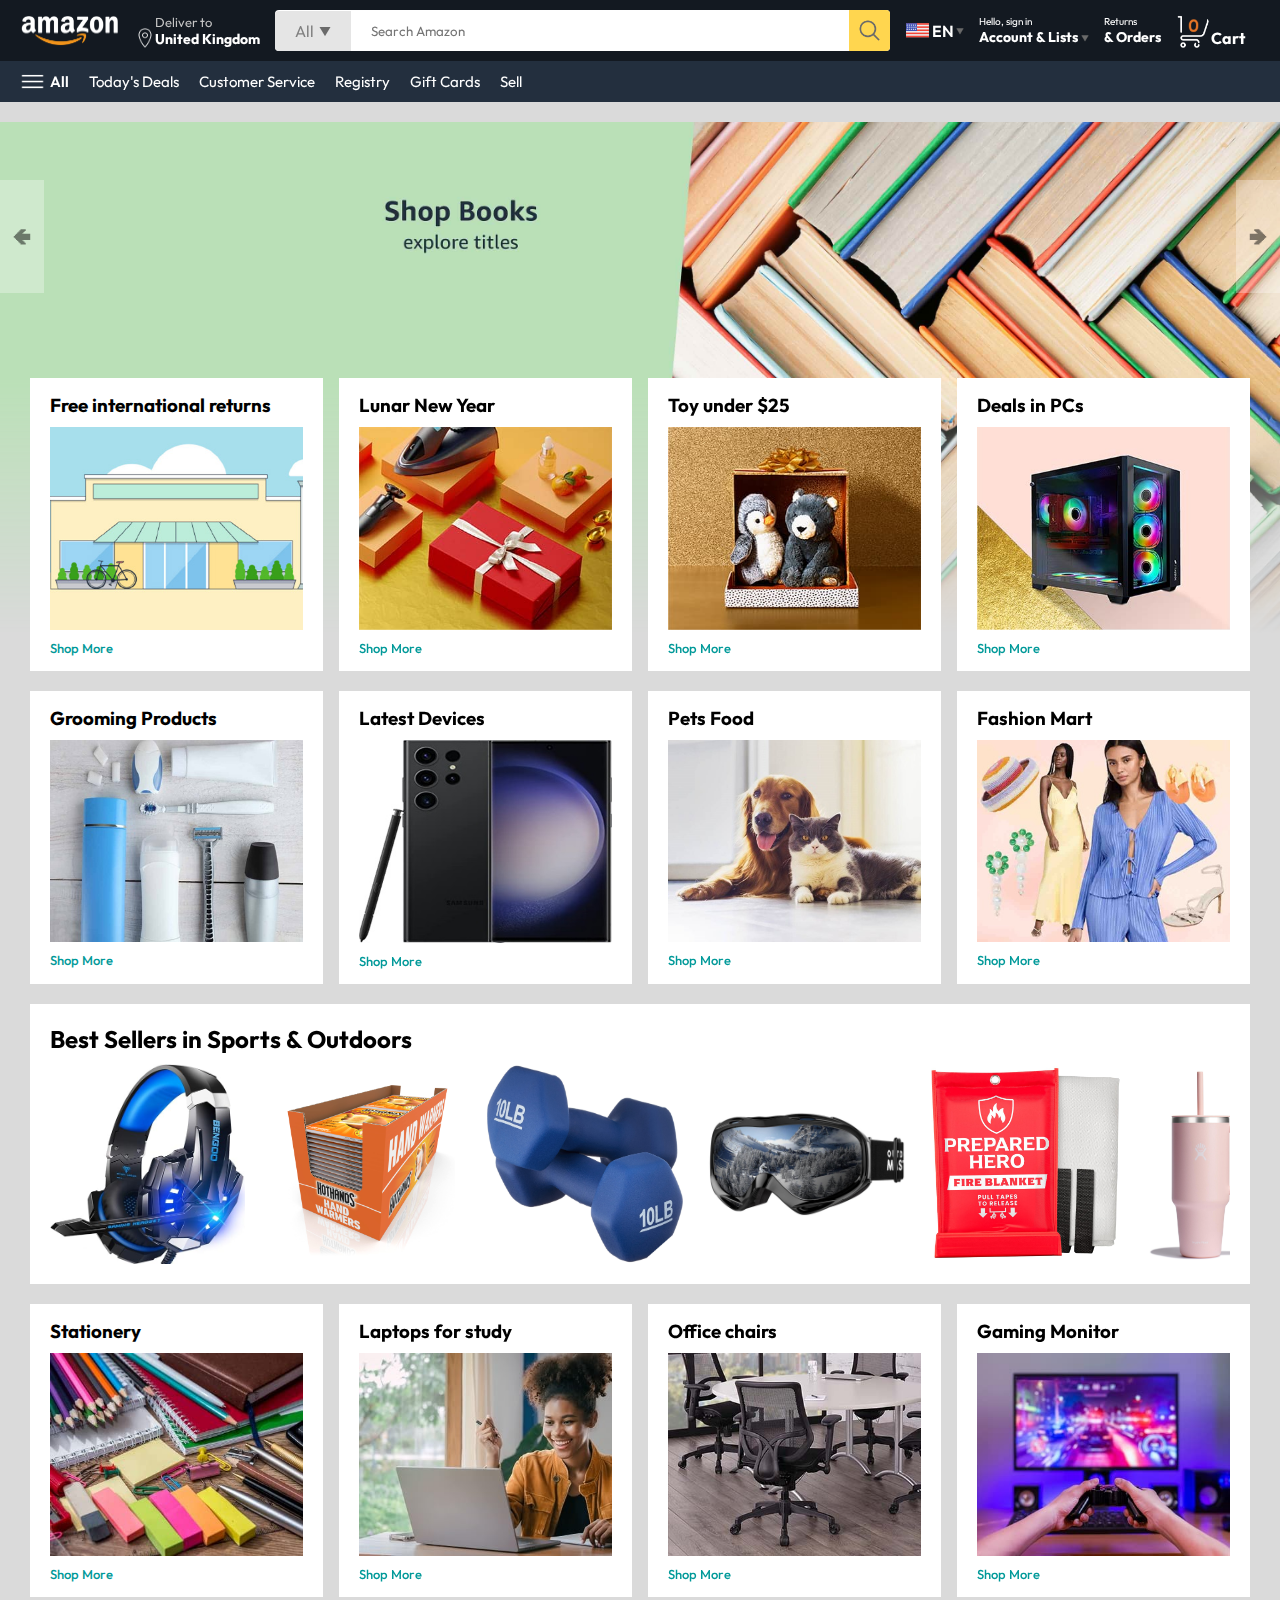
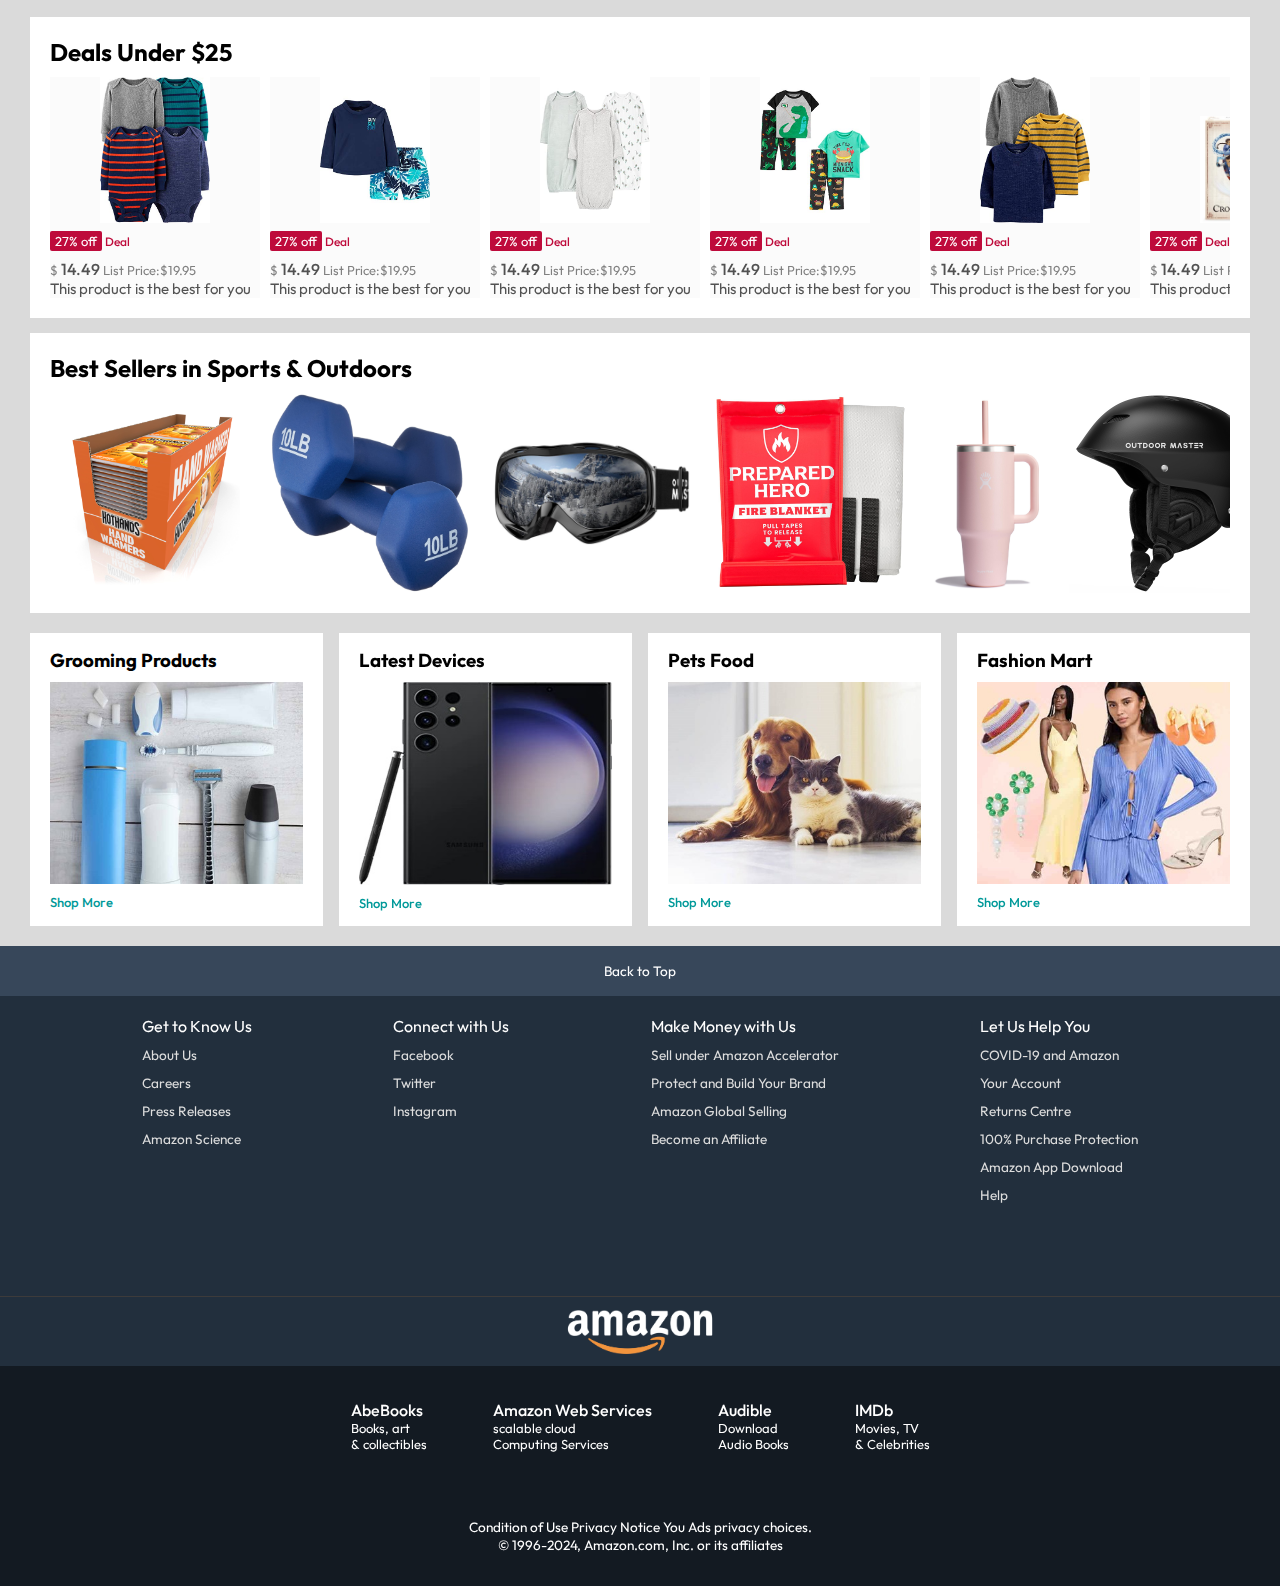
<file: index.html>
<html lang="en">

<head>
    <meta charset="UTF-8">
    <meta name="viewport" content="width=device-width, initial-scale=1.0">
    <title>Amazon Clone</title>
    <link rel="stylesheet" href="./style.css">
</head>

<body>

    <nav>
        <a href="/"><img src="./assets/amazon_logo.png" width="100" alt=""></a>
        <div class="nav-country">
            <img src="./assets/location_icon.png" height="20" alt="">
            <div>
                <p>Deliver to</p>
                <h1>United Kingdom</h1>
            </div>
        </div>
        <div class="nav-search">
            <div class="nav-search-category">
                <p>All</p>
                <img src="./assets/dropdown_icon.png" height="12" alt="">
            </div>
            <input type="text" class="nav-search-input" placeholder="Search Amazon">
            <img src="./assets/search_icon.png" class="nav-search-icon" alt="">
        </div>
        <div class="nav-language">
            <img src="./assets/us_flag.png" width="25px" alt="">
            <p>EN</p>
            <img src="./assets/dropdown_icon.png" width="8px" alt="">
        </div>
        <div class="nav-texts">
            <p><a href="/login.html">Hello, sign in</a></p>
            <h1>Account & Lists <img src="./assets/dropdown_icon.png" width="8px" alt=""> </h1>
        </div>
        <div class="nav-texts">
            <p>Returns</p>
            <h1>& Orders</h1>
        </div>
        <a href="/login.html" class="mobile-user-icon" style="display: none;">
            <img src="./assets/user.png">
        </a>
        <a href="/cart.html" class="nav-cart">
            <img src="./assets/cart_icon.png" width="35px" alt="">
            <h4>Cart</h4>
        </a>
    </nav>
    <div class="nav-bottom">
        <div>
            <img src="./assets/menu_icon.png" width="25px" alt="">
            <p>All</p>
        </div>
        <p>Today's Deals</p>
        <p>Customer Service</p>
        <p>Registry</p>
        <p>Gift Cards</p>
        <p>Sell</p>
    </div>

    <div class="header-slider" id="slider">
        <a href="#" class="control_prev">&#129144</a>
        <a href="#" class="control_next">&#129146</a>
        <ul>
            <img class="header-img" src="./assets/header1.jpg" alt="">
            <img class="header-img" src="./assets/header2.jpg" alt="">
            <img class="header-img" src="./assets/header3.jpg" alt="">
            <img class="header-img" src="./assets/header4.jpg" alt="">
            <img class="header-img" src="./assets/header5.jpg" alt="">
            <img class="header-img" src="./assets/header6.jpg" alt="">
        </ul>
    </div>

    <div class="header-box box-row">
        <div class="box-col">
            <h3>Free international returns</h3>
            <img src="./assets/box1-1.jpg" alt="">
            <a href="/">Shop More</a>
        </div>
        <div class="box-col">
            <h3>Lunar New Year</h3>
            <img src="./assets/box1-2.jpg" alt="">
            <a href="/">Shop More</a>
        </div>
        <div class="box-col">
            <h3>Toy under $25</h3>
            <img src="./assets/box1-3.jpg" alt="">
            <a href="/">Shop More</a>
        </div>
        <div class="box-col">
            <h3>Deals in PCs</h3>
            <img src="./assets/box1-4.jpg" alt="">
            <a href="/">Shop More</a>
        </div>
    </div>

    <div class="box-row">
        <div class="box-col">
            <h3>Grooming Products</h3>
            <img src="./assets/box2-1.jpg" alt="">
            <a href="/">Shop More</a>
        </div>
        <div class="box-col">
            <h3>Latest Devices</h3>
            <img src="./assets/box2-2.jpg" alt="">
            <a href="/">Shop More</a>
        </div>
        <div class="box-col">
            <h3>Pets Food</h3>
            <img src="./assets/box2-3.jpg" alt="">
            <a href="/">Shop More</a>
        </div>
        <div class="box-col">
            <h3>Fashion Mart</h3>
            <img src="./assets/box2-4.jpg" alt="">
            <a href="/">Shop More</a>
        </div>
    </div>




    <div class="products-slider">
        <h2>Best Sellers in Sports & Outdoors</h2>
        <div class="products">
            <a href="/product.html"><img src="./assets/product_img.jpg" alt=""></a>
            <img src="./assets/product1-1.jpg" alt="">
            <img src="./assets/product1-2.jpg" alt="">
            <img src="./assets/product1-3.jpg" alt="">
            <img src="./assets/product1-4.jpg" alt="">
            <img src="./assets/product1-5.jpg" alt="">
            <img src="./assets/product1-6.jpg" alt="">
            <img src="./assets/product1-7.jpg" alt="">
            <img src="./assets/product1-8.jpg" alt="">
            <img src="./assets/product1-9.jpg" alt="">
            <img src="./assets/product1-10.jpg" alt="">
        </div>
    </div>



    <div class="box-row">
        <div class="box-col">
            <h3>Stationery</h3>
            <img src="./assets/box3-1.jpg" alt="">
            <a href="/">Shop More</a>
        </div>
        <div class="box-col">
            <h3>Laptops for study</h3>
            <img src="./assets/box3-2.jpg" alt="">
            <a href="/">Shop More</a>
        </div>
        <div class="box-col">
            <h3>Office chairs</h3>
            <img src="./assets/box3-3.jpg" alt="">
            <a href="/">Shop More</a>
        </div>
        <div class="box-col">
            <h3>Gaming Monitor</h3>
            <img src="./assets/box3-4.jpg" alt="">
            <a href="/">Shop More</a>
        </div>
    </div>



    <div class="products-slider-with-price">
        <h2>Deals Under $25</h2>
        <div class="products">
            <div class="product-card">
                <div class="product-img-container">
                    <img src="./assets/product2-1.jpg" alt="">
                </div>
                <div class="product-offer">
                    <p>27% off</p> <span>Deal</span>
                </div>
                <p class="product-price">$ <span>14.49</span> List Price:$19.95</p>
                <h4>This product is the best for you</h4>
            </div>
            <div class="product-card">
                <div class="product-img-container">
                    <img src="./assets/product2-2.jpg" alt="">
                </div>
                <div class="product-offer">
                    <p>27% off</p> <span>Deal</span>
                </div>
                <p class="product-price">$ <span>14.49</span> List Price:$19.95</p>
                <h4>This product is the best for you</h4>
            </div>
            <div class="product-card">
                <div class="product-img-container">
                    <img src="./assets/product2-3.jpg" alt="">
                </div>
                <div class="product-offer">
                    <p>27% off</p> <span>Deal</span>
                </div>
                <p class="product-price">$ <span>14.49</span> List Price:$19.95</p>
                <h4>This product is the best for you</h4>
            </div>
            <div class="product-card">
                <div class="product-img-container">
                    <img src="./assets/product2-4.jpg" alt="">
                </div>
                <div class="product-offer">
                    <p>27% off</p> <span>Deal</span>
                </div>
                <p class="product-price">$ <span>14.49</span> List Price:$19.95</p>
                <h4>This product is the best for you</h4>
            </div>
            <div class="product-card">
                <div class="product-img-container">
                    <img src="./assets/product2-5.jpg" alt="">
                </div>
                <div class="product-offer">
                    <p>27% off</p> <span>Deal</span>
                </div>
                <p class="product-price">$ <span>14.49</span> List Price:$19.95</p>
                <h4>This product is the best for you</h4>
            </div>
            <div class="product-card">
                <div class="product-img-container">
                    <img src="./assets/product2-6.jpg" alt="">
                </div>
                <div class="product-offer">
                    <p>27% off</p> <span>Deal</span>
                </div>
                <p class="product-price">$ <span>14.49</span> List Price:$19.95</p>
                <h4>This product is the best for you</h4>
            </div>
            <div class="product-card">
                <div class="product-img-container">
                    <img src="./assets/product2-7.jpg" alt="">
                </div>
                <div class="product-offer">
                    <p>27% off</p> <span>Deal</span>
                </div>
                <p class="product-price">$ <span>14.49</span> List Price:$19.95</p>
                <h4>This product is the best for you</h4>
            </div>
            <div class="product-card">
                <div class="product-img-container">
                    <img src="./assets/product2-8.jpg" alt="">
                </div>
                <div class="product-offer">
                    <p>27% off</p> <span>Deal</span>
                </div>
                <p class="product-price">$ <span>14.49</span> List Price:$19.95</p>
                <h4>This product is the best for you</h4>
            </div>
            <div class="product-card">
                <div class="product-img-container">
                    <img src="./assets/product2-9.jpg" alt="">
                </div>
                <div class="product-offer">
                    <p>27% off</p> <span>Deal</span>
                </div>
                <p class="product-price">$ <span>14.49</span> List Price:$19.95</p>
                <h4>This product is the best for you</h4>
            </div>
            <div class="product-card">
                <div class="product-img-container">
                    <img src="./assets/product2-10.jpg" alt="">
                </div>
                <div class="product-offer">
                    <p>27% off</p> <span>Deal</span>
                </div>
                <p class="product-price">$ <span>14.49</span> List Price:$19.95</p>
                <h4>This product is the best for you</h4>
            </div>
            <div class="product-card">
                <div class="product-img-container">
                    <img src="./assets/product2-11.jpg" alt="">
                </div>
                <div class="product-offer">
                    <p>27% off</p> <span>Deal</span>
                </div>
                <p class="product-price">$ <span>14.49</span> List Price:$19.95</p>
                <h4>This product is the best for you</h4>
            </div>
        </div>
    </div>



    <div class="products-slider">
        <h2>Best Sellers in Sports & Outdoors</h2>
        <div class="products">
            <img src="./assets/product1-1.jpg" alt="">
            <img src="./assets/product1-2.jpg" alt="">
            <img src="./assets/product1-3.jpg" alt="">
            <img src="./assets/product1-4.jpg" alt="">
            <img src="./assets/product1-5.jpg" alt="">
            <img src="./assets/product1-6.jpg" alt="">
            <img src="./assets/product1-7.jpg" alt="">
            <img src="./assets/product1-8.jpg" alt="">
            <img src="./assets/product1-9.jpg" alt="">
            <img src="./assets/product1-10.jpg" alt="">
        </div>
    </div>



    <div class="box-row">
        <div class="box-col">
            <h3>Grooming Products</h3>
            <img src="./assets/box2-1.jpg" alt="">
            <a href="/">Shop More</a>
        </div>
        <div class="box-col">
            <h3>Latest Devices</h3>
            <img src="./assets/box2-2.jpg" alt="">
            <a href="/">Shop More</a>
        </div>
        <div class="box-col">
            <h3>Pets Food</h3>
            <img src="./assets/box2-3.jpg" alt="">
            <a href="/">Shop More</a>
        </div>
        <div class="box-col">
            <h3>Fashion Mart</h3>
            <img src="./assets/box2-4.jpg" alt="">
            <a href="/">Shop More</a>
        </div>
    </div>



    
        <footer>
            <div class="foot-panel1">
              Back to Top
            </div>  
            <div class="foot-panel2">
              <ul>
                <p>Get to Know Us</p> 
                 <a>About Us</a>
                <a>Careers</a>
                <a>Press Releases</a>
               <a> Amazon Science</a>
              </ul>
              <ul>
                  <p>	
                    Connect with Us</p>
                  <a>Facebook</a>
                  <a>Twitter</a>
                  <a>Instagram</a>
                
              </ul>
              <ul>
                  <p>Make Money with Us</p>
                  <a>Sell under Amazon Accelerator</a>
                  <a>Protect and Build Your Brand</a>
                  <a>Amazon Global Selling</a>
                  <a>Become an Affiliate</a>
                 
              </ul>
             
              <ul>
                  <p>	
                    Let Us Help You</p>
                  <a>COVID-19 and Amazon</a>
                  <a>Your Account</a>
                  <a>Returns Centre</a>
                  <a>100% Purchase Protection</a>
                  <a>Amazon App Download</a>
                  <a>Help</a>
              </ul>
            </div>
            <div class="foot-panel3">
              <div class="logos"></div>
            </div>
            <table>
                <tbody>
                    <tr>
                        <td class="navfoot">
                            <h6>AbeBooks</h6>
                            <p>Books, art</p>
                           <p>& collectibles</p> 
                        </td>
                        <td class="navfoot">
                            <h6>Amazon Web Services</h6>
                            <p>scalable cloud</p>
                            <p>Computing Services</p>
                        </td>
                        <td class="navfoot">	
                            <h6>Audible</h6>
                            <p>Download</p>
                            <p>Audio Books</p>
                        </td>
                        <td class="navfoot">
                          <h6>	IMDb</h6>
                          <p> Movies, TV</p>  
                          <p> & Celebrities</p>
                        </td>
                    </tr>
                </tbody>
            </table>
            <div class="foot-panel4">
              <div class="pages">
                <a>Condition of Use</a>
                <a>Privacy Notice</a>
                <a>You Ads privacy choices.</a>
              </div>
              <div class="copyright">
                © 1996-2024, Amazon.com, Inc. or its affiliates
              </div>
            </div>

           
          </footer>
    
    <script src="./script.js"></script>
</body>

</html>
</file>
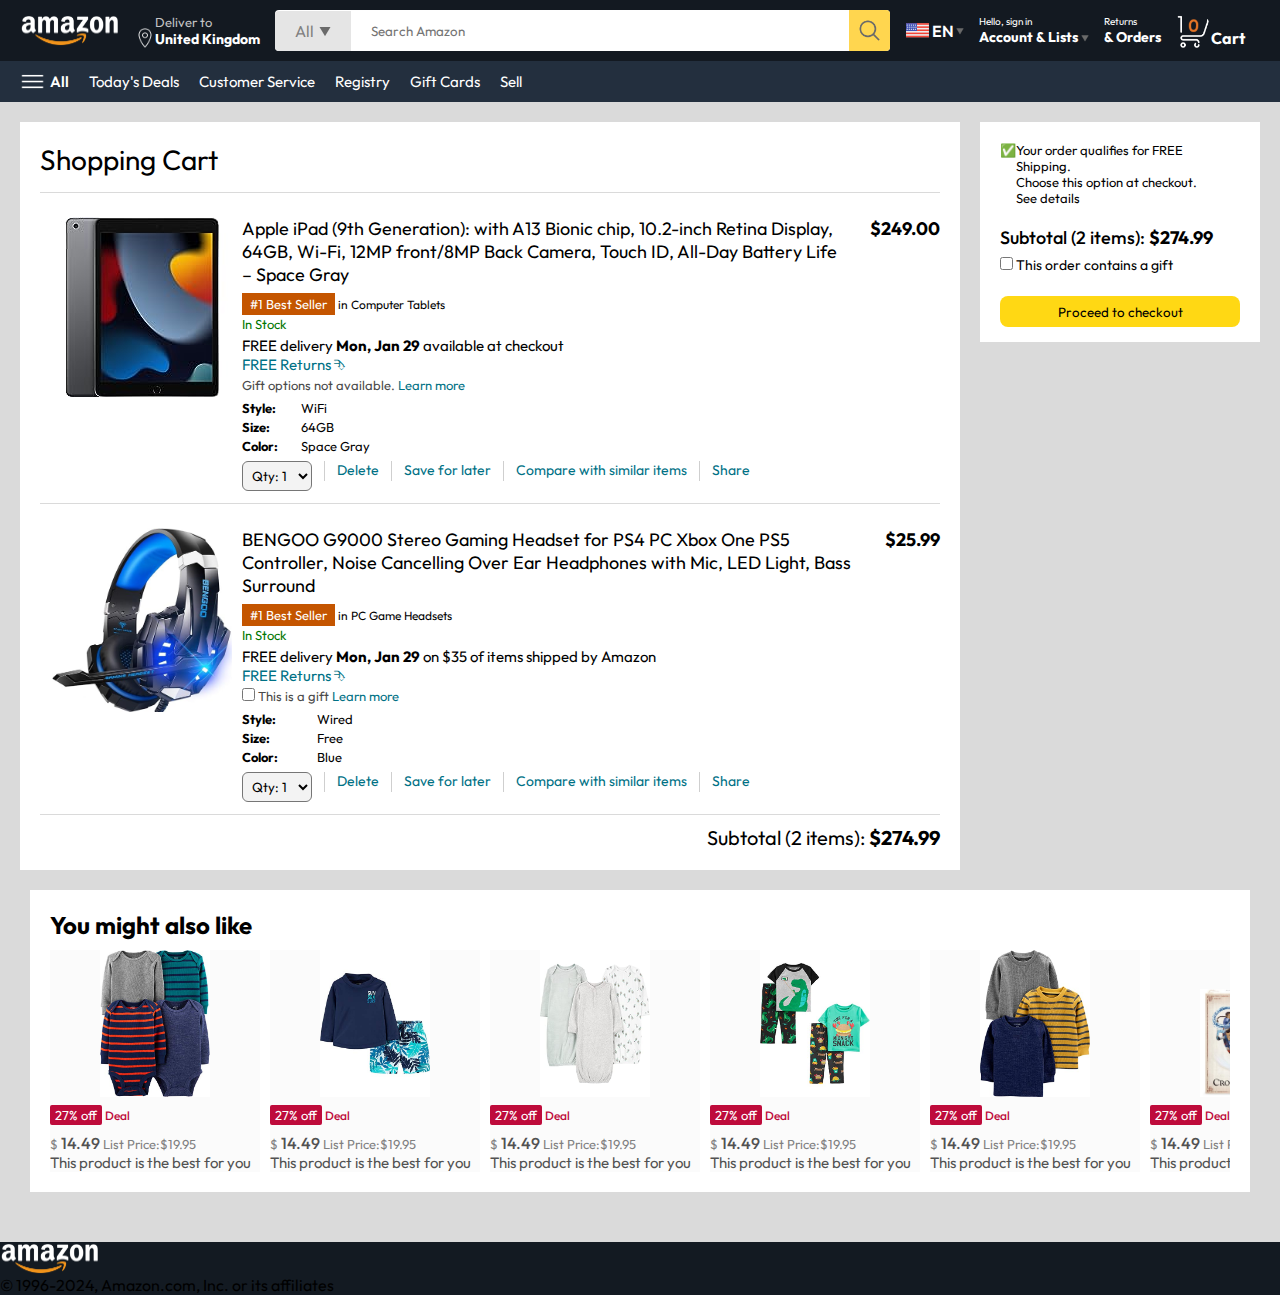
<file: cart.html>
<html lang="en">

<head>
    <meta charset="UTF-8">
    <meta name="viewport" content="width=device-width, initial-scale=1.0">
    <title>Cart</title>
    <link rel="stylesheet" href="./cart.css">
    <link rel="stylesheet" href="./style.css">
</head>

<body>
    <nav>
        <a href="/"><img src="./assets/amazon_logo.png" width="100" alt=""></a>
        <div class="nav-country">
            <img src="./assets/location_icon.png" height="20" alt="">
            <div>
                <p>Deliver to</p>
                <h1>United Kingdom</h1>
            </div>
        </div>
        <div class="nav-search">
            <div class="nav-search-category">
                <p>All</p>
                <img src="./assets/dropdown_icon.png" height="12" alt="">
            </div>
            <input type="text" class="nav-search-input" placeholder="Search Amazon">
            <img src="./assets/search_icon.png" class="nav-search-icon" alt="">
        </div>
        <div class="nav-language">
            <img src="./assets/us_flag.png" width="25px" alt="">
            <p>EN</p>
            <img src="./assets/dropdown_icon.png" width="8px" alt="">
        </div>
        <div class="nav-texts">
            <p><a href="/login.html">Hello, sign in</a></p>
            <h1>Account & Lists <img src="./assets/dropdown_icon.png" width="8px" alt=""> </h1>
        </div>
        <div class="nav-texts">
            <p>Returns</p>
            <h1>& Orders</h1>
        </div>
        <a href="/login.html" class="mobile-user-icon" style="display: none;">
            <img src="./assets/user.png">
        </a>
        <a href="/cart.html" class="nav-cart">
            <img src="./assets/cart_icon.png" width="35px" alt="">
            <h4>Cart</h4>
        </a>
    </nav>
    <div class="nav-bottom">
        <div>
            <img src="./assets/menu_icon.png" width="25px" alt="">
            <p>All</p>
        </div>
        <p>Today's Deals</p>
        <p>Customer Service</p>
        <p>Registry</p>
        <p>Gift Cards</p>
        <a href="./product.html">Sell</a>
    </div>

    <div class="cart">
        <div class="cart-left">
            <h1>Shopping Cart</h1>
            <hr>
            <div class="product-cart-list">
                <img src="./assets/ipad_img.jpg" alt="">
                <div>
                    <div class="product-cart-titleprice">
                        <p>Apple iPad (9th Generation): with A13 Bionic chip, 10.2-inch Retina Display, 64GB, Wi-Fi,
                            12MP front/8MP Back Camera, Touch ID, All-Day Battery Life – Space Gray</p>
                        <p><b>$249.00</b></p>
                    </div>
                    <p class="product-cart-bestseller"><span>#1 Best Seller</span> in Computer Tablets</p>
                    <p class="product-cart-stock">In Stock</p>
                    <p class="product-cart-delivery">FREE delivery <b>Mon, Jan 29</b> available at checkout</p>
                    <p class="product-cart-returns">FREE Returns &#11191</p>
                    <p class="product-cart-giftoption">Gift options not available. <span>Learn more</span></p>
                    <div class="product-cart-specs">
                        <p><b>Style:</b></p>
                        <p>WiFi</p>
                        <p><b>Size:</b></p>
                        <p>64GB</p>
                        <p><b>Color:</b></p>
                        <p>Space Gray</p>
                    </div>
                    <div class="product-cart-list-action">
                        <select>
                            <option value="Qty: 1">Qty: 1</option>
                            <option value="Qty: 2">Qty: 2</option>
                            <option value="Qty: 3">Qty: 3</option>
                            <option value="Qty: 4">Qty: 4</option>
                            <option value="Qty: 5">Qty: 5</option>
                        </select>
                        <hr>
                        <p class="action-btn">Delete</p>
                        <hr>
                        <p class="action-btn">Save for later</p>
                        <hr>
                        <p class="action-btn">Compare with similar items</p>
                        <hr>
                        <p class="action-btn">Share</p>
                    </div>
                </div>
            </div>
            <hr>
            <div class="product-cart-list">
                <img src="./assets/product_img.jpg" width="180px" alt="">
                <div>
                    <div class="product-cart-titleprice">
                        <p>BENGOO G9000 Stereo Gaming Headset for PS4 PC Xbox One PS5 Controller, Noise Cancelling Over
                            Ear Headphones with Mic, LED Light, Bass Surround</p>
                        <p><b>$25.99</b></p>
                    </div>
                    <p class="product-cart-bestseller"><span>#1 Best Seller</span> in PC Game Headsets</p>
                    <p class="product-cart-stock">In Stock</p>
                    <p class="product-cart-delivery">FREE delivery <b>Mon, Jan 29</b> on $35 of items shipped by Amazon
                    </p>
                    <p class="product-cart-returns">FREE Returns &#11191</p>
                    <p class="product-cart-giftoption"><input type="checkbox"> This is a gift <span>Learn more</span>
                    </p>
                    <div class="product-cart-specs">
                        <p><b>Style:</b></p>
                        <p>Wired</p>
                        <p><b>Size:</b></p>
                        <p>Free</p>
                        <p><b>Color:</b></p>
                        <p>Blue</p>
                    </div>
                    <div class="product-cart-list-action">
                        <select>
                            <option value="Qty: 1">Qty: 1</option>
                            <option value="Qty: 2">Qty: 2</option>
                            <option value="Qty: 3">Qty: 3</option>
                            <option value="Qty: 4">Qty: 4</option>
                            <option value="Qty: 5">Qty: 5</option>
                        </select>
                        <hr>
                        <p class="action-btn">Delete</p>
                        <hr>
                        <p class="action-btn">Save for later</p>
                        <hr>
                        <p class="action-btn">Compare with similar items</p>
                        <hr>
                        <p class="action-btn">Share</p>
                    </div>
                </div>
            </div>
            <hr>
            <div class="cart-list-subtotal">
                Subtotal (2 items): <b>$274.99</b>
            </div>
        </div>
        <div class="cart-right">
            <div class="cart-free-delivery">
                <p>&#x2705</p>
                <p>Your order qualifies for FREE Shipping. <br> Choose this option at checkout. <br> See details</p>
            </div>
            <p class="cart-subtotal">Subtotal (2 items): <b>$274.99</b></p>
            <p class="cart-right-gift"><input type="checkbox"> This order contains a gift</p>
            <button>Proceed to checkout</button>
        </div>
    </div>

    <section class="products-slider-with-price">
        <h2>You might also like</h2>
        <div class="products">
            <div class="product-card">
                <div class="product-img-container">
                    <img src="./assets/product2-1.jpg" alt="">
                </div>
                <div class="product-offer">
                    <p>27% off</p> <span>Deal</span>
                </div>
                <p class="product-price">$ <span>14.49</span> List Price:$19.95</p>
                <h4>This product is the best for you</h4>
            </div>
            <div class="product-card">
                <div class="product-img-container">
                    <img src="./assets/product2-2.jpg" alt="">
                </div>
                <div class="product-offer">
                    <p>27% off</p> <span>Deal</span>
                </div>
                <p class="product-price">$ <span>14.49</span> List Price:$19.95</p>
                <h4>This product is the best for you</h4>
            </div>
            <div class="product-card">
                <div class="product-img-container">
                    <img src="./assets/product2-3.jpg" alt="">
                </div>
                <div class="product-offer">
                    <p>27% off</p> <span>Deal</span>
                </div>
                <p class="product-price">$ <span>14.49</span> List Price:$19.95</p>
                <h4>This product is the best for you</h4>
            </div>
            <div class="product-card">
                <div class="product-img-container">
                    <img src="./assets/product2-4.jpg" alt="">
                </div>
                <div class="product-offer">
                    <p>27% off</p> <span>Deal</span>
                </div>
                <p class="product-price">$ <span>14.49</span> List Price:$19.95</p>
                <h4>This product is the best for you</h4>
            </div>
            <div class="product-card">
                <div class="product-img-container">
                    <img src="./assets/product2-5.jpg" alt="">
                </div>
                <div class="product-offer">
                    <p>27% off</p> <span>Deal</span>
                </div>
                <p class="product-price">$ <span>14.49</span> List Price:$19.95</p>
                <h4>This product is the best for you</h4>
            </div>
            <div class="product-card">
                <div class="product-img-container">
                    <img src="./assets/product2-6.jpg" alt="">
                </div>
                <div class="product-offer">
                    <p>27% off</p> <span>Deal</span>
                </div>
                <p class="product-price">$ <span>14.49</span> List Price:$19.95</p>
                <h4>This product is the best for you</h4>
            </div>
            <div class="product-card">
                <div class="product-img-container">
                    <img src="./assets/product2-7.jpg" alt="">
                </div>
                <div class="product-offer">
                    <p>27% off</p> <span>Deal</span>
                </div>
                <p class="product-price">$ <span>14.49</span> List Price:$19.95</p>
                <h4>This product is the best for you</h4>
            </div>
            <div class="product-card">
                <div class="product-img-container">
                    <img src="./assets/product2-8.jpg" alt="">
                </div>
                <div class="product-offer">
                    <p>27% off</p> <span>Deal</span>
                </div>
                <p class="product-price">$ <span>14.49</span> List Price:$19.95</p>
                <h4>This product is the best for you</h4>
            </div>
            <div class="product-card">
                <div class="product-img-container">
                    <img src="./assets/product2-9.jpg" alt="">
                </div>
                <div class="product-offer">
                    <p>27% off</p> <span>Deal</span>
                </div>
                <p class="product-price">$ <span>14.49</span> List Price:$19.95</p>
                <h4>This product is the best for you</h4>
            </div>
            <div class="product-card">
                <div class="product-img-container">
                    <img src="./assets/product2-10.jpg" alt="">
                </div>
                <div class="product-offer">
                    <p>27% off</p> <span>Deal</span>
                </div>
                <p class="product-price">$ <span>14.49</span> List Price:$19.95</p>
                <h4>This product is the best for you</h4>
            </div>
            <div class="product-card">
                <div class="product-img-container">
                    <img src="./assets/product2-11.jpg" alt="">
                </div>
                <div class="product-offer">
                    <p>27% off</p> <span>Deal</span>
                </div>
                <p class="product-price">$ <span>14.49</span> List Price:$19.95</p>
                <h4>This product is the best for you</h4>
            </div>
            <div class="product-card">
                <div class="product-img-container">
                    <img src="./assets/product2-12.jpg" alt="">
                </div>
                <div class="product-offer">
                    <p>27% off</p> <span>Deal</span>
                </div>
                <p class="product-price">$ <span>14.49</span> List Price:$19.95</p>
                <h4>This product is the best for you</h4>
            </div>
        </div>
    </section>

    <footer class="footer-cart">
        <img src="./assets/amazon_logo.png" width="100" alt="">
        <p>© 1996-2024, Amazon.com, Inc. or its affiliates</p>
    </footer>


<script>
    const scrollContainer = document.querySelectorAll(".products");
        for (const item of scrollContainer) {
            item.addEventListener("wheel", (evt) => {
            evt.preventDefault();
            item.scrollLeft += evt.deltaY;
        });
    }
</script>
</body>

</html>
</file>
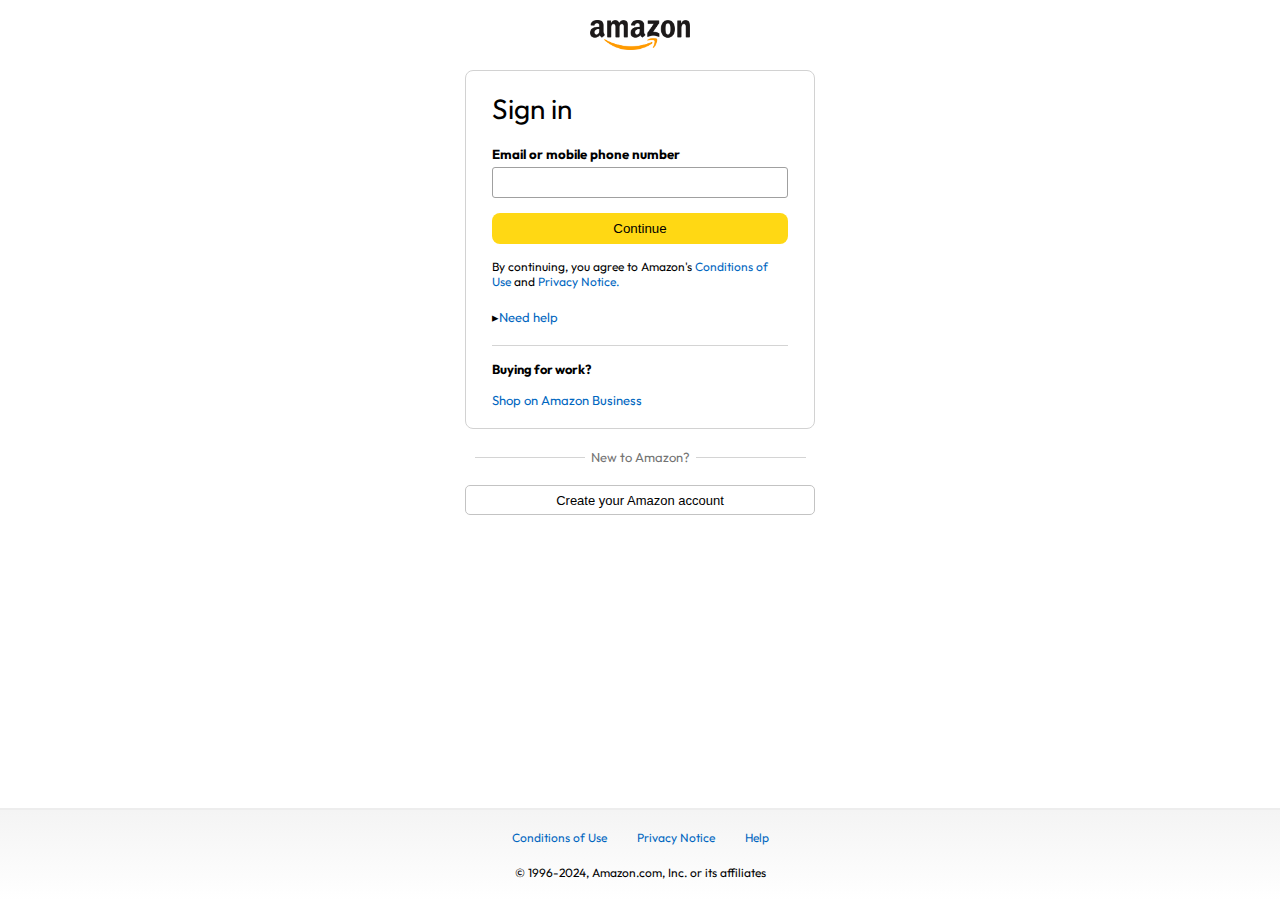
<file: login.html>
<html lang="en">
<head>
    <meta charset="UTF-8">
    <meta name="viewport" content="width=device-width, initial-scale=1.0">
    <title>Login</title>
    <link rel="stylesheet" href="./login.css">
</head>
<body>
    <a href="/"><img class="logo" src="./assets/amazon_logo_dark.png" width="100px" alt=""></a>
    <div class="login-container">
        <h1 class="login-title">Sign in</h1>
        <h5 class="input-lable">Email or mobile phone number</h5>
        <input type="text" >
        <button>Continue</button>
        <p class="login-condition">By continuing, you agree to Amazon's <span>Conditions of Use</span> and <span>Privacy Notice.</span></p>
        <p class="login-help">&#9656<span>Need help</span></p>
        <hr>
        <h4>Buying for work?</h4>
        <p class="login-business"><span>Shop on Amazon Business</span></p>
    </div>
    <div class="login-section-text">
        <hr><p>New to Amazon?</p><hr>
    </div>
    <a href="./signup.html"><button class="login-signup-btn">Create your Amazon account</button></a>
    <footer>
        <div class="footer-links">
            <a href="#"> Conditions of Use </a>
            <a href="#"> Privacy Notice </a>
            <a href="#"> Help </a>
        </div>
        <p class="footer-copyright">
            © 1996-2024, Amazon.com, Inc. or its affiliates
        </p>
    </footer>
</body>
</html>
</file>
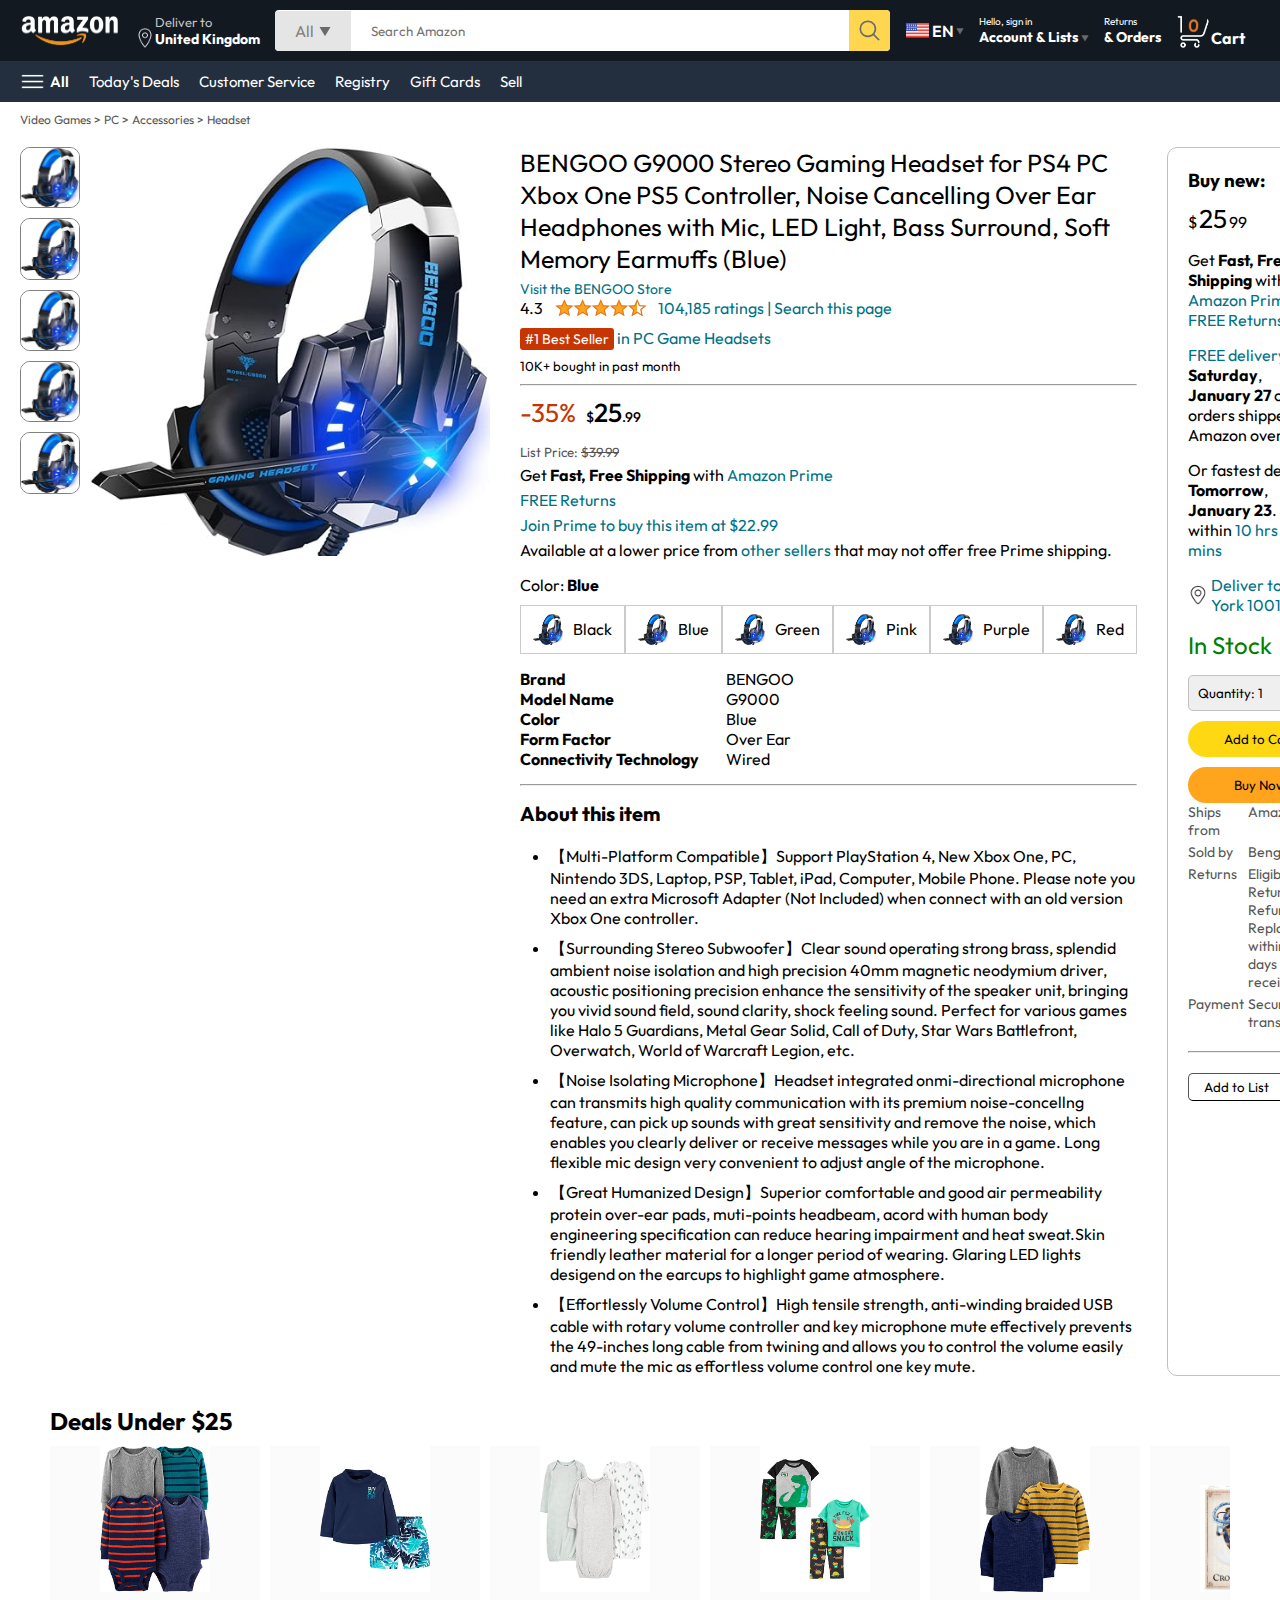
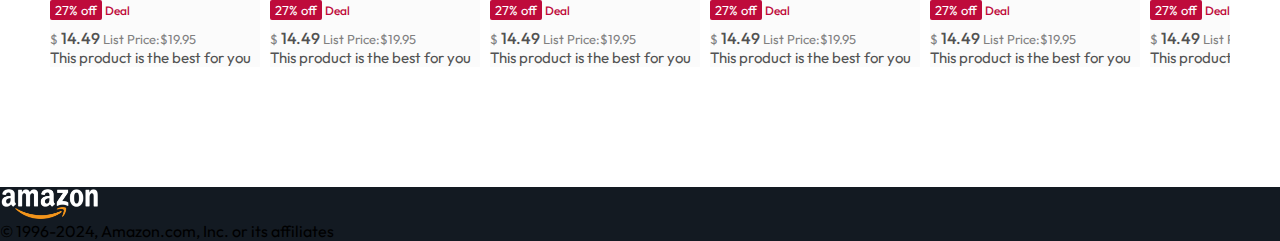
<file: product.html>
<html lang="en">

<head>
    <meta charset="UTF-8">
    <meta name="viewport" content="width=device-width, initial-scale=1.0">
    <title>Product Page</title>
    <link rel="stylesheet" href="./style.css">
    <link rel="stylesheet" href="./product.css">
</head>

<body>
    <nav>
        <a href="/"><img src="./assets/amazon_logo.png" width="100" alt=""></a>
        <div class="nav-country">
            <img src="./assets/location_icon.png" height="20" alt="">
            <div>
                <p>Deliver to</p>
                <h1>United Kingdom</h1>
            </div>
        </div>
        <div class="nav-search">
            <div class="nav-search-category">
                <p>All</p>
                <img src="./assets/dropdown_icon.png" height="12" alt="">
            </div>
            <input type="text" class="nav-search-input" placeholder="Search Amazon">
            <img src="./assets/search_icon.png" class="nav-search-icon" alt="">
        </div>
        <div class="nav-language">
            <img src="./assets/us_flag.png" width="25px" alt="">
            <p>EN</p>
            <img src="./assets/dropdown_icon.png" width="8px" alt="">
        </div>
        <div class="nav-texts">
            <p><a href="/login.html">Hello, sign in</a></p>
            <h1>Account & Lists <img src="./assets/dropdown_icon.png" width="8px" alt=""> </h1>
        </div>
        <div class="nav-texts">
            <p>Returns</p>
            <h1>& Orders</h1>
        </div>
        <a href="/login.html" class="mobile-user-icon" style="display: none;">
            <img src="./assets/user.png">
        </a>
        <a href="/cart.html" class="nav-cart">
            <img src="./assets/cart_icon.png" width="35px" alt="">
            <h4>Cart</h4>
        </a>
    </nav>
    <div class="nav-bottom">
        <div>
            <img src="./assets/menu_icon.png" width="25px" alt="">
            <p>All</p>
        </div>
        <p>Today's Deals</p>
        <p>Customer Service</p>
        <p>Registry</p>
        <p>Gift Cards</p>
        <p>Sell</p>
    </div>

    <p class="breadcrum">
        Video Games > PC > Accessories > Headset
    </p>

    <div class="product-display">
        <div class="product-d-image">
            <div class="product-list-image">
                <img src="./assets/product_img.jpg" width="60" alt="">
                <img src="./assets/product_img.jpg" width="60" alt="">
                <img src="./assets/product_img.jpg" width="60" alt="">
                <img src="./assets/product_img.jpg" width="60" alt="">
                <img src="./assets/product_img.jpg" width="60" alt="">
            </div>
            <div class="product-main-image">
                <img src="./assets/product_img.jpg" width="400" alt="">
            </div>
        </div>
        <div class="product-d-details">
            <p class="product-title">
                BENGOO G9000 Stereo Gaming Headset for PS4 PC Xbox One PS5 Controller, Noise Cancelling Over Ear
                Headphones with Mic, LED Light, Bass Surround, Soft Memory Earmuffs (Blue)
            </p>
            <p class="product-store">
                Visit the BENGOO Store
            </p>
            <div class="product-rating">
                <div>
                    <div>4.3 <img src="./assets/rating_img.png" height="20px" alt=""></div>
                    <p>104,185 ratings | Search this page</p>
                </div>
                <p><span>#1 Best Seller</span> in PC Game Headsets</p>
                <h5>10K+ bought in past month</h5>
                <hr>
            </div>
            <div class="product-prices">
                <div>
                    <p>-35%</p>
                    <h1>$<span>25</span>.99</h1>
                </div>
                <h5>List Price: <span>$39.99</span></h5>
                <p>Get <b>Fast, Free Shipping</b> with <span>Amazon Prime</span></p>
                <p><span>FREE Returns</span></p>
                <p><span>Join Prime to buy this item at $22.99</span></p>
                <p>Available at a lower price from <span>other sellers</span> that may not offer free Prime shipping.
                </p>
            </div>
            <div class="product-color-selection">
                <p>Color: <b>Blue</b></p>
                <div class="product-color-options">
                    <div class="option">
                        <img src="./assets/product_img.jpg" width="30px" alt="">
                        <p>Black</p>
                    </div>
                    <div class="option">
                        <img src="./assets/product_img.jpg" width="30px" alt="">
                        <p>Blue</p>
                    </div>
                    <div class="option">
                        <img src="./assets/product_img.jpg" width="30px" alt="">
                        <p>Green</p>
                    </div>
                    <div class="option">
                        <img src="./assets/product_img.jpg" width="30px" alt="">
                        <p>Pink</p>
                    </div>
                    <div class="option">
                        <img src="./assets/product_img.jpg" width="30px" alt="">
                        <p>Purple</p>
                    </div>
                    <div class="option">
                        <img src="./assets/product_img.jpg" width="30px" alt="">
                        <p>Red</p>
                    </div>
                </div>
            </div>
            <div class="product-info">
                <p><b>Brand</b></p>
                <p>BENGOO</p>
                <p><b>Model Name</b></p>
                <p>G9000</p>
                <p><b>Color</b></p>
                <p>Blue</p>
                <p><b>Form Factor</b></p>
                <p>Over Ear</p>
                <p><b>Connectivity Technology</b></p>
                <p>Wired</p>
            </div>
            <hr>
            <div class="product-description">
                <h1>About this item</h1>
                <ul>
                    <li>【Multi-Platform Compatible】Support PlayStation 4, New Xbox One, PC, Nintendo 3DS, Laptop, PSP, Tablet, iPad, Computer, Mobile Phone. Please note you need an extra Microsoft Adapter (Not Included) when connect with an old version Xbox One controller.</li>
                    <li>【Surrounding Stereo Subwoofer】Clear sound operating strong brass, splendid ambient noise isolation and high precision 40mm magnetic neodymium driver, acoustic positioning precision enhance the sensitivity of the speaker unit, bringing you vivid sound field, sound clarity, shock feeling sound. Perfect for various games like Halo 5 Guardians, Metal Gear Solid, Call of Duty, Star Wars Battlefront, Overwatch, World of Warcraft Legion, etc.</li>
                    <li>【Noise Isolating Microphone】Headset integrated onmi-directional microphone can transmits high quality communication with its premium noise-concellng feature, can pick up sounds with great sensitivity and remove the noise, which enables you clearly deliver or receive messages while you are in a game. Long flexible mic design very convenient to adjust angle of the microphone.</li>
                    <li>【Great Humanized Design】Superior comfortable and good air permeability protein over-ear pads, muti-points headbeam, acord with human body engineering specification can reduce hearing impairment and heat sweat.Skin friendly leather material for a longer period of wearing. Glaring LED lights desigend on the earcups to highlight game atmosphere.</li>
                    <li>【Effortlessly Volume Control】High tensile strength, anti-winding braided USB cable with rotary volume controller and key microphone mute effectively prevents the 49-inches long cable from twining and allows you to control the volume easily and mute the mic as effortless volume control one key mute.</li>
                </ul>
            </div>
        </div>
        <div class="product-d-purchase">
            <div class="title">
                <h3>Buy new:</h3><img src="./assets/circle_icon.png" width="20" alt="">
            </div>
            <h1 class="price">$<span>25</span>99</h1>
            <div class="gap">
                <p>Get <b>Fast, Free Shipping</b> with <span>Amazon Prime</span></p>
                <p><span>FREE Returns</span></p>
            </div>
            <div class="gap">
                <p><span>FREE delivery</span> <b>Saturday</b>,</p>
                <p><b>January 27</b> on orders shipped by Amazon over $35</p>
            </div>
            <div class="gap">
                <p>Or fastest delivery <b>Tomorrow</b>, <b>January 23</b>. Order within <span>10 hrs 56 mins</span></p>
            </div>
            <div class="pincode-section">
                <img src="/assets/location_icon_dark.png" width="20" alt="">
                <p><span>Deliver to New York 10014</span></p>
            </div>
            <h2 class="product-stock">In Stock</h2>
            <select class="product-quantity">
                <option value="1">Quantity: 1</option>
                <option value="2">Quantity: 2</option>
                <option value="3">Quantity: 3</option>
            </select>
            <button class="btn">
                Add to Cart
            </button>
            <button class="btn product-buy">
                Buy Now
            </button>
            <div class="product-seller-info">
                <p>Ships from</p>
                <p class="product-info-value">Amazon</p>
                <p>Sold by</p>
                <p class="product-info-value">Bengoo Inc.</p>
                <p>Returns</p>
                <p class="product-info-value">Eligible for Return, Refund or Replacement within 30 days of receipt</p>
                <p>Payment</p>
                <p class="product-info-value">Secure transaction</p>
            </div>
            <hr>
            <button class="product-addtolist">Add to List</button>
        </div>
    </div>


    <div class="products-slider-with-price">
        <h2>Deals Under $25</h2>
        <div class="products">
            <div class="product-card">
                <div class="product-img-container">
                    <img src="./assets/product2-1.jpg" alt="">
                </div>
                <div class="product-offer">
                    <p>27% off</p> <span>Deal</span>
                </div>
                <p class="product-price">$ <span>14.49</span> List Price:$19.95</p>
                <h4>This product is the best for you</h4>
            </div>
            <div class="product-card">
                <div class="product-img-container">
                    <img src="./assets/product2-2.jpg" alt="">
                </div>
                <div class="product-offer">
                    <p>27% off</p> <span>Deal</span>
                </div>
                <p class="product-price">$ <span>14.49</span> List Price:$19.95</p>
                <h4>This product is the best for you</h4>
            </div>
            <div class="product-card">
                <div class="product-img-container">
                    <img src="./assets/product2-3.jpg" alt="">
                </div>
                <div class="product-offer">
                    <p>27% off</p> <span>Deal</span>
                </div>
                <p class="product-price">$ <span>14.49</span> List Price:$19.95</p>
                <h4>This product is the best for you</h4>
            </div>
            <div class="product-card">
                <div class="product-img-container">
                    <img src="./assets/product2-4.jpg" alt="">
                </div>
                <div class="product-offer">
                    <p>27% off</p> <span>Deal</span>
                </div>
                <p class="product-price">$ <span>14.49</span> List Price:$19.95</p>
                <h4>This product is the best for you</h4>
            </div>
            <div class="product-card">
                <div class="product-img-container">
                    <img src="./assets/product2-5.jpg" alt="">
                </div>
                <div class="product-offer">
                    <p>27% off</p> <span>Deal</span>
                </div>
                <p class="product-price">$ <span>14.49</span> List Price:$19.95</p>
                <h4>This product is the best for you</h4>
            </div>
            <div class="product-card">
                <div class="product-img-container">
                    <img src="./assets/product2-6.jpg" alt="">
                </div>
                <div class="product-offer">
                    <p>27% off</p> <span>Deal</span>
                </div>
                <p class="product-price">$ <span>14.49</span> List Price:$19.95</p>
                <h4>This product is the best for you</h4>
            </div>
            <div class="product-card">
                <div class="product-img-container">
                    <img src="./assets/product2-7.jpg" alt="">
                </div>
                <div class="product-offer">
                    <p>27% off</p> <span>Deal</span>
                </div>
                <p class="product-price">$ <span>14.49</span> List Price:$19.95</p>
                <h4>This product is the best for you</h4>
            </div>
            <div class="product-card">
                <div class="product-img-container">
                    <img src="./assets/product2-8.jpg" alt="">
                </div>
                <div class="product-offer">
                    <p>27% off</p> <span>Deal</span>
                </div>
                <p class="product-price">$ <span>14.49</span> List Price:$19.95</p>
                <h4>This product is the best for you</h4>
            </div>
            <div class="product-card">
                <div class="product-img-container">
                    <img src="./assets/product2-9.jpg" alt="">
                </div>
                <div class="product-offer">
                    <p>27% off</p> <span>Deal</span>
                </div>
                <p class="product-price">$ <span>14.49</span> List Price:$19.95</p>
                <h4>This product is the best for you</h4>
            </div>
            <div class="product-card">
                <div class="product-img-container">
                    <img src="./assets/product2-10.jpg" alt="">
                </div>
                <div class="product-offer">
                    <p>27% off</p> <span>Deal</span>
                </div>
                <p class="product-price">$ <span>14.49</span> List Price:$19.95</p>
                <h4>This product is the best for you</h4>
            </div>
            <div class="product-card">
                <div class="product-img-container">
                    <img src="./assets/product2-11.jpg" alt="">
                </div>
                <div class="product-offer">
                    <p>27% off</p> <span>Deal</span>
                </div>
                <p class="product-price">$ <span>14.49</span> List Price:$19.95</p>
                <h4>This product is the best for you</h4>
            </div>
            <div class="product-card">
                <div class="product-img-container">
                    <img src="./assets/product2-12.jpg" alt="">
                </div>
                <div class="product-offer">
                    <p>27% off</p> <span>Deal</span>
                </div>
                <p class="product-price">$ <span>14.49</span> List Price:$19.95</p>
                <h4>This product is the best for you</h4>
            </div>
        </div>
    </div>
    <footer class="product-footer">
        <img src="./assets/amazon_logo.png" width="100" alt="">
        <p>© 1996-2024, Amazon.com, Inc. or its affiliates</p>
    </footer>

<script>
    const scrollContainer = document.querySelectorAll(".products");
    for (const item of scrollContainer) {
        item.addEventListener("wheel", (evt) => {
        evt.preventDefault();
        item.scrollLeft += evt.deltaY;
    });
    }
</script>
</body>
</html>
</file>
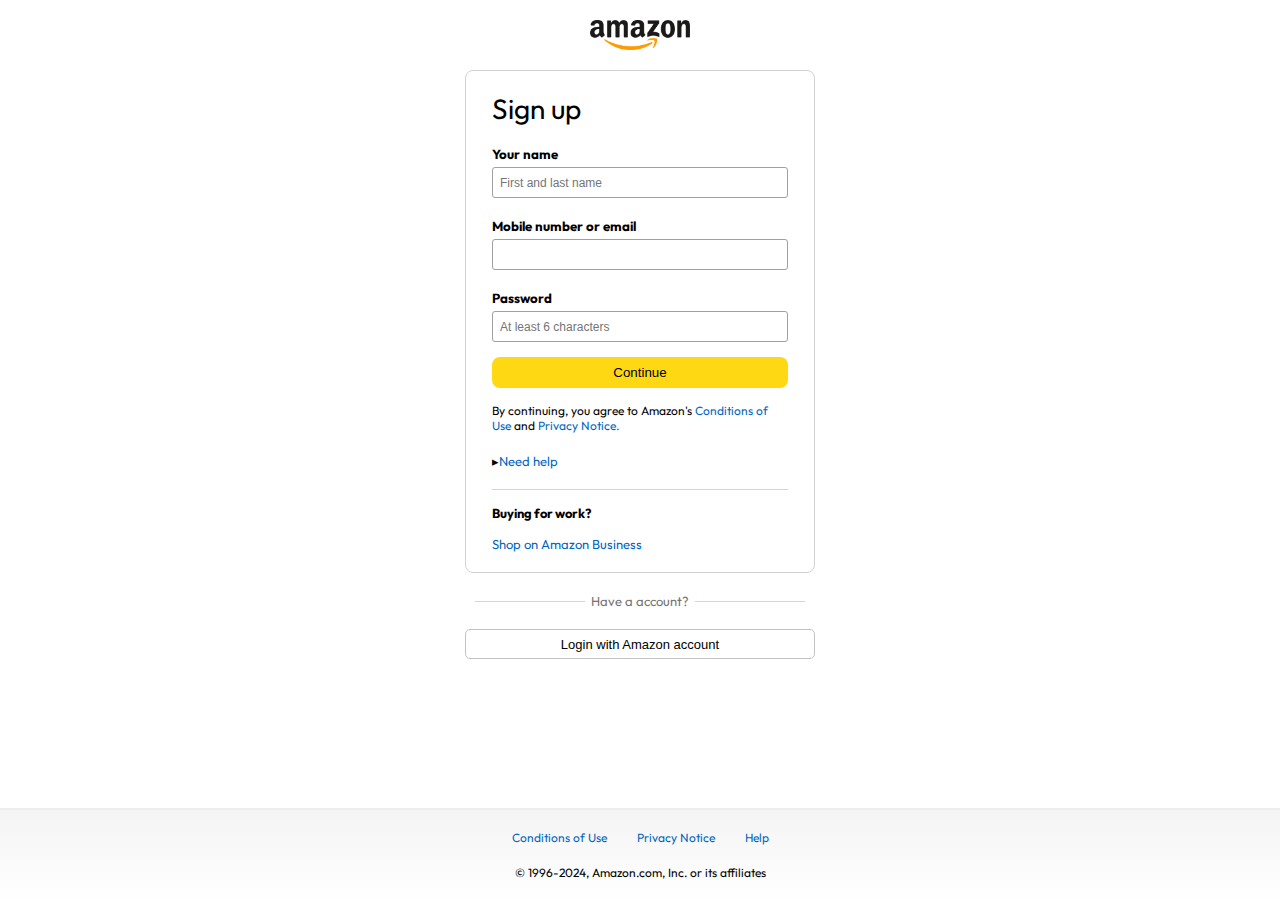
<file: signup.html>
<html lang="en">
<head>
    <meta charset="UTF-8">
    <meta name="viewport" content="width=device-width, initial-scale=1.0">
    <title>Login</title>
    <link rel="stylesheet" href="./login.css">
</head>
<body>
    <a href="/"><img class="logo" src="./assets/amazon_logo_dark.png" width="100px" alt=""></a>
    <div class="login-container">
        <h1 class="login-title">Sign up</h1>
        <h5 class="input-lable">Your name</h5>
        <input type="text" placeholder="First and last name">
        <h5 class="input-lable">Mobile number or email</h5>
        <input type="text" >
        <h5 class="input-lable">Password</h5>
        <input type="password" placeholder="At least 6 characters">
        <button>Continue</button>
        <p class="login-condition">By continuing, you agree to Amazon's <span>Conditions of Use</span> and <span>Privacy Notice.</span></p>
        <p class="login-help">&#9656<span>Need help</span></p>
        <hr>
        <h4>Buying for work?</h4>
        <p class="login-business"><span>Shop on Amazon Business</span></p>
    </div>
    <div class="login-section-text">
        <hr><p>Have a account?</p><hr>
    </div>
    <a href="./login.html"><button class="login-signup-btn">Login with Amazon account</button></a>
    <footer>
        <div class="footer-links">
            <a href="#"> Conditions of Use </a>
            <a href="#"> Privacy Notice </a>
            <a href="#"> Help </a>
        </div>
        <p class="footer-copyright">
            © 1996-2024, Amazon.com, Inc. or its affiliates
        </p>
    </footer>
</body>
</html>
</file>
<file: style.css>
@import url('https://fonts.googleapis.com/css2?family=Outfit&display=swap');

* {
    margin: 0;
    padding: 0;
    box-sizing: border-box;
    font-family: Outfit;
}

body {
    background: #dadada;
}

a {
    text-decoration: none;
    color: inherit;
}

nav {
    display: flex;
    align-items: center;
    justify-content: space-between;
    background-color: #131921;
    padding: 10px 20px;
    color: white;
}

.nav-country {
    display: flex;
    align-items: end;
    margin-left: 15px;
    font-size: 13px;
    color: #c4c4c4;
}

.nav-country h1 {
    font-size: 14px;
    color: white;
}

.nav-search {
    flex: 1;
    display: flex;
    align-items: center;
    background: white;
    color: grey;
    max-width: 1000px;
    border-radius: 4px;
    margin-left: 15px;
}

.nav-search-category {
    display: flex;
    align-items: center;
    padding: 10px 20px;
    gap: 5px;
    background-color: #e5e5e5;
    border-radius: 4px 0px 0px 4px;
}

.nav-search-input {
    border: none;
    outline: none;
    padding-left: 20px;
    width: 100%;
}

.nav-search-icon {
    max-width: 41px;
    padding: 8px;
    background: #ffd64f;
    border-radius: 0px 4px 4px 0px;
}

.nav-language {
    display: flex;
    align-items: center;
    gap: 2px;
    font-weight: 600;
    margin-left: 15px;
}

.nav-texts {
    margin-left: 15px;
}

.nav-texts p {
    font-size: 10px;
}

.nav-texts h1 {
    font-size: 14px;
}

.nav-cart {
    display: flex;
    align-items: end;
    margin: 0px 15px;
}

.nav-bottom{
    display: flex;
    align-items: center;
    gap: 20px;
    padding: 8px 20px;
    background: #232f3e;
    color: white;
    font-size: 15px;
}

.nav-bottom div{
    display: flex;
    align-items: center;
    gap: 5px;
    font-weight: 600;
}


.header-slider ul {
    display: flex;
    overflow-y: hidden;
}

.header-img {
    max-width: 100%;
    mask-image: linear-gradient(to bottom, #000000 50%, transparent 100%);
}

.header-slider a {
    position: absolute;
    top: 20%;
    z-index: 1;
    padding: 5vh 1vw;
    background: #ffffff4f;
    color: #0000007b;
    text-decoration: none;
    font-weight: 600;
    font-size: 18px;
    cursor: pointer;
}

.control_next {
    right: 0;
}

.box-row {
    display: flex;
    flex-wrap: wrap;
    row-gap: 20px;
    justify-content: space-between;
    margin: 20 30px;
}

.header-box {
    margin-top: -20vw;
}

.box-col {
    display: flex;
    flex-direction: column;
    gap: 10px;
    padding: 15px 20px;
    background: white;
    z-index: 1;
    max-width: 24%;
    min-width: 200px;
}

.box-col a {
    text-decoration: none;
    font-size: 13px;
    color: #009999;
    font-weight: 500;
}

.products-slider {
    background-color: white;
    margin: 0px 30px;
    padding: 20px;
    margin-bottom: 15px;
}

.products-slider .products {
    display: flex;
    overflow-x: auto;
    gap: 20px;
    margin-top: 10px;
}

.products-slider .products::-webkit-scrollbar {
    display: none;
}

.products-slider .products img {
    max-width: 200px;
    max-height: 200;
}

.products-slider-with-price {
    background-color: white;
    margin: 0px 30px;
    padding: 20px;
    margin-bottom: 15px;
}

.products-slider-with-price .products {
    display: flex;
    overflow-x: auto;
    gap: 10px;
    margin-top: 10px;
}

.products-slider-with-price .products::-webkit-scrollbar {
    display: none;
}

.product-card {
    display: flex;
    flex-direction: column;
    justify-content: end;
    min-width: 210px;
    background: #fbfbfb;
}

.products-slider-with-price img {
    width: 110px;
    margin: 0px 50px;
}

.product-offer p {
    background-color: #be0b3b;
    color: white;
    display: inline-block;
    padding: 2px 5px;
    border-radius: 2px;
    margin: 8px 0px;
    font-size: 13px;
}

.product-offer span {
    color: #be0b3b;
    font-weight: 500;
    font-size: 12px;
}

.product-price {
    color: grey;
    font-size: 13px;
}

.product-price span {
    font-size: 16px;
    font-weight: 500;
    color: #525252;
}

.product-price p {
    color: grey;
    font-size: 13px;
}

.product-card h4 {
    color: #525252;
    font-size: 15px;
    font-weight: 400;
}


footer{
    background-color: #131A22;
        margin-top: 15px;
    }
    .foot-panel1{
        background-color: #37475a;
        color:white;
        height: 50px;
        display: flex;
        justify-content: center;
        align-items: center;
        font-size: 0.85rem;
    }
    .foot-panel1:hover{
        background-color: #131A22;
        transition: 0.5s;
    }
    .foot-panel2{
        background-color: #222f3d;
        color:white;
        height: 300px;
        display: flex;
        justify-content: space-evenly;
    
    }
    ul{
        margin-top: 20px;
    }
    ul a{
        display: block;
        font-size: 0.85rem;
        margin-top: 10px;
        color:#dddddd
    }
    .foot-panel3{
        
        background-color: #222f3d;
        color: white;
        border-top: 0.1px solid rgb(61, 59, 59);
        height:70px;
        display: flex;
        justify-content: center;
        align-items: center;
        
    }
    .logos{
        background-image: url("amazon_logo.png");
        background-size: cover;
        height: 50px;
        width:150px;
        mix-blend-mode:lighten;
  
    }
    .foot-panel4{
        background-color:#131A22;
        color:white;
        text-align: center;
        font-size: 0.85rem;
        height:100px;
        display:flex;
        flex-direction: column;
        justify-content: center;
        align-items: center;
    }
    table{
        margin: 0 auto;
        padding:2rem 0;
        background-color: #131A22;
        color:white
       

    }
    .navfoot{
        padding:0 2rem;
    }
    .navfoot h6{
        font-size:16px;
        font-weight: 500;
    }
    .navfoot p{
        font-size:13px;
    }

/* ---------- media query ----------- */

@media only screen and (max-width: 900px){
    nav{
        flex-wrap: wrap;
    }
    .nav-search{
        order: 7;
        margin: 15px 0 5px;
        min-width: 300px;
    }
    .box-col{
        max-width: 48%;
    }
}

@media only screen and (max-width: 600px){
    .nav-country{
        display: none;
    }
    .nav-language{
        display: none;
    }
    .nav-texts{
        display: none;
    }
    .nav-bottom{
        font-size: 13px;
        gap: 10px;
        overflow-x: scroll;
    }
    .nav-bottom::-webkit-scrollbar{
       display: none;
    }
    .nav-bottom p{
        text-wrap: nowrap;
    }
    .mobile-user-icon{
        display: flex !important;
        flex: 1;
        justify-content: flex-end;
    }
    .mobile-user-icon img{
        width: 25px;
    }
    .nav-cart h4{
        display: none;
    }
    .nav-cart img{
        width: 25px;
    }
    .header-slider a{
        top: 24%;
        padding: 2vh 1vw;
        font-size: 15px;
    }
    .box-col{
        max-width: 100%;
        width: 100%;
    }
    .pages a{
        padding: 0 0.5rem 0 0;
        font-size: 11px;
    }
  
    .copyright{
        font-size: 11px;
       
    }
    .foot-panel2{
        display: grid;
        grid-template-columns: 150px 150px;
        font-size: 15px;
        height: auto;
        
    }
    .foot-panel4{
        height:10vh;
        border-top: 0.1px solid rgb(30, 28, 33);
    }   
     footer{
        line-height: 80v;
    }
    .foot-panel2 a{
        margin-top: 0.1px;
    }
    table{
        padding:1rem 0 1rem 0;
    }
    table tr{
        display: grid;
        grid-template-columns: 160px 160px;
        grid-gap: 1rem 0;
    }
    .navfoot h6{
        font-size: 13px;
    }
    .navfoot p{
        font-size: 10px;
        font-weight: 200;
        font: 200;
    }
    
}
</file>
<file: cart.css>
.cart {
    display: flex;
    gap: 20px;
    margin: 20px;
}

.cart-left {
    background-color: white;
    padding: 20px;
}

.cart-left h1 {
    font-size: 28px;
    font-weight: 400;
    margin-bottom: 15px;
}

.cart-left hr {
    border: none;
    height: 1px;
    background-color: #dadada;
}

.product-cart-list {
    display: flex;
    align-items: start;
    gap: 10px;
    padding: 24px 0px 12px 12px;
}

.product-cart-titleprice {
    display: flex;
    gap: 20px;
    font-size: 18px;
}

.product-cart-bestseller {
    font-size: 12px;
    margin-top: 10px;
}

.product-cart-bestseller span {
    font-size: 13px;
    background-color: #c45500;
    color: white;
    padding: 3px 8px;
}

.product-cart-stock {
    font-size: 13px;
    color: #007600;
    margin: 4px 0px;
}
.product-cart-delivery {
    font-size: 15px;
}
.product-cart-returns {
    font-size: 15px;
    color: #007185;
    font-weight: 400;
}
.product-cart-giftoption{
    color: #494949;
    font-size: 13px;
    margin: 3px 0px;
}
.product-cart-giftoption span{
    color: #007185;
}
.product-cart-specs{
    max-width: 150px;
    display: grid;
    grid-template-columns: auto auto;
    row-gap: 3px;
    font-size: 13px;
    margin: 7px 0px;
}
.product-cart-list-action{
    display: flex;
    gap: 12px;
    font-size: 14px;
    color: #007185;
}
.product-cart-list-action hr{
    height: 20px;
    width: 1px;
    background-color: #cfcfcf;
}
.product-cart-list-action select{
 padding:5px;
 border-radius: 6px;
 background-color: #f3f3f3;
}
.cart-list-subtotal{
    text-align: right;
    font-size: 20px;
    margin-top: 10px;
}
.cart-right{
    background-color: white;
    padding: 20px;
    max-height: 220px;
    min-width: 280px;
}
.cart-free-delivery{
    display: flex;
    font-size: 13px;
}
.cart-subtotal{
    margin-top: 20px;
    font-size: 18px;
    font-weight: 500;
}
.cart-right-gift{
    margin: 7px 0px;
    font-size: 14px;
}
.cart-right button{
    width: 100%;
    height: 31px;
    margin: 15px 0px;
    background: #FFD814;
    border: none;
    border-radius: 8px;
    cursor: pointer;
}
.cart-right button:hover{
    background: #ebc712;
}
.footer-cart{
    margin-top: 50px;
}

/* ------------- media query -------------- */

@media only screen and (max-width: 900px){
    .cart{
        flex-wrap: wrap;
    }
}
@media only screen and (max-width: 600px){
    
    .product-cart-list{
        padding: 24px 0;
    }
    .product-cart-list img{
        width: 80px;
    }
    .product-cart-titleprice{
        flex-wrap: wrap;
        font-size: 14px;
    }
    .product-cart-delivery{
        font-size: 13px;
    }
    .product-cart-list-action .action-btn:nth-last-child(1){
        display: none;
    }
    .product-cart-list-action hr:nth-last-child(2){
        display: none;
    }
    .product-cart-list-action .action-btn:nth-last-child(3){
        display: none;
    }
    .product-cart-list-action hr:nth-last-child(4){
        display: none;
    }
    .cart-right{
        min-width: 100%;
    }
    
}
</file>
<file: login.css>
@import url('https://fonts.googleapis.com/css2?family=Outfit&display=swap');

*{
    padding: 0;
    margin: 0;
    box-sizing: border-box;
}
body{
    background-color: #ffffff;
    text-align: center;
    font-family: Outfit;
    min-height: 100vh;
}
.logo{
    margin-top: 20px;
}
.login-container{
    max-width:350px;
    border: 1px solid #d2d2d2;
    margin: auto;
    margin-top: 20px;
    padding: 20px 26px;
    border-radius: 8px;
    text-align: left;
}
.login-title{
    font-size: 28px;
    font-weight: 400;
}
.input-lable{
    margin-top: 20px;
}
.login-container input{
    width: 100%;
    height: 31px;
    margin-top: 5px;
    padding: 3px 7px;
    border: 1px solid #a0a0a0;
    border-radius: 3px;
    font-size: 12px;
}
.login-container input:focus{
    outline: 3px solid #c2f2ff;
}
.login-container button{
    width: 100%;
    height: 31px;
    margin: 15px 0px;
    background: #FFD814;
    border: none;
    border-radius: 8px;
    cursor: pointer;
}
.login-container button:hover{
    background: #ebc712;
}
.login-condition{
    font-size: 12px;
}
.login-container p span{
    color: #0066c0;
}
.login-help{
    font-size: 13px;
    margin: 20px 0px;
}
hr{
    border: none;
    height: 1px;
    background-color: #d4d4d4;
}
.login-container h4{
    margin: 15px 0px;
    font-size: 13px;
}
.login-business{
    font-size: 13px;
}
.login-section-text{
    width: 350px;
    font-size: 13px;
    color: #737373;
    margin: 20px auto;
    display: flex;
    align-items: center;
    justify-content: center;
    gap: 6px;
}
.login-section-text hr{
    width: 110px;
}
.login-signup-btn{
    width: 350px;
    height: 30px;
    font-size: 13px;
    background-color: white;
    border-radius: 5px;
    border: 1px solid #c3c3c3;
}
.login-signup-btn:hover{
    background-color: #f1f1f1;
}

footer{
    width: 100%;
    height: auto;
    max-height: 200px;
    margin-top: 20px;
    padding: 20px 0px;
    position: fixed;
    bottom: 0;
    background: linear-gradient(to bottom, #f4f4f4, #ffffff);
    border-top: 2px solid #ededed;
    font-size: 12px;
}
footer .footer-links {
    display: flex;
    justify-content: center;
    gap: 30px;
    margin-bottom: 20px;
}
footer .footer-links a{
    text-decoration: none;
    color: #0066c0;
}
</file>
<file: product.css>
body{
    background: white;
}
.breadcrum{
    padding: 10px 20px;
    font-size: 12px;
    color: #565656;
    background-color: white;
}
.product-display{
    background-color: white;
    min-height: 100%;
    padding: 10px 20px;
    display: flex;
}
.product-d-image{
    display: flex;
    gap: 10px;
}
.product-list-image{
    display: flex;
    flex-direction: column;
    gap: 10px;
}
.product-list-image img{
   border: 1px solid grey;
   border-radius: 10px;
}
.product-d-details{
    
    margin: 0px 30px;
}
.product-title{
    font-size: 25px;
}
.product-store{
    margin-top: 5px;
    color:#007185;
    font-size: 14px;
}
.product-rating{
    display: flex;
    flex-direction: column;
    gap: 10px;
}
.product-rating div{
    display: flex;
    align-items: center;
    gap: 10px;
}
.product-rating p{
    color: #007185;
}
.product-rating p span{
    color: #ffffff;
    background-color: #c73500 ;
    padding: 2px 5px;
    border-radius: 3px;
    font-size: 14px;
}
.product-rating h5{
    font-weight: 400;
}
.product-prices{
    display: flex;
    flex-direction: column;
    gap: 5px;
}
.product-prices div{
    display: flex;
    align-items: center;
    gap: 10px;
    margin: 10px 0px;
}
.product-prices div p{
    font-size: 26px;
    color:#c73500;
}
.product-prices div h1{
    font-size: 14px;
    font-weight: 500;
}
.product-prices div h1 span{
    font-size: 26px;
    font-weight: 500;
}
.product-prices h5{
    font-weight: 400;
    color: #565656;
}
.product-prices h5 span{
    text-decoration: line-through;
}
.product-prices p span{
    color: #007185;
}
.product-color-selection{
    margin: 15px 0px;
}
.product-color-options{
    display: flex;
    justify-content: space-between;
    margin-top: 10px;
}
.option{
    display: flex;
    align-items: center;
    padding: 8px 12px;
    border: 1px solid #cbcbcb;
    gap: 10px;
}
.product-info{
    display: grid;
    grid-template-columns: auto auto;
    max-width: 300px;
    margin-bottom: 15px;
}

.product-description h1{
    font-size: 20px;
    margin: 15px 0px;
}

.product-description ul{
    display: flex;
    flex-direction: column;
    gap: 10px;
    margin-left: 30px;
}

.product-d-purchase{
    width: 100%;
    max-width: 280px;
    border: 1px solid #c1c1c1;
    border-radius: 10px;
    padding: 20px;
}
.product-d-purchase .title{
    display: flex;
    justify-content: space-between;
    align-items: center;
}
.product-d-purchase .price{
    font-weight: 400;
    font-size: 16px;
    margin: 10px 0px;
}
.product-d-purchase .price span{
    font-size: 26px;
    padding: 2px;
}
.product-d-purchase .gap{
    margin: 15px 0px;
}
.product-d-purchase p span{
    color: #007185;
}
.pincode-section{
    display: flex;
    align-items: center;
    gap: 3px;
}
.product-stock{
    margin: 15px 0px;
    color: green;
    font-weight: 400;
}
.product-quantity{
    padding: 8px 5px;
    outline: none;
    width: 100%;
    border-radius: 5px;
    background-color: #efefef;
    border-color: #c1c1c1;
}
.product-d-purchase .btn{
    outline: none;
    border: none;
    background-color: #c1c1c1;
    width: 100%;
    padding: 10px 0px;
    margin-top: 10px;
    border-radius: 50px;
    background-color: #FFD814;
}
.product-d-purchase .product-buy{
    background-color: #FFA41C;
}
.product-seller-info{
    display: grid;
    grid-template-columns: auto auto;
    width: 100%;
    gap: 4px;
    font-size: 14px;
    color: #565656;
}
.product-seller-info-value{
    color: #007185;
}
.product-d-purchase hr{
    margin: 20px 0px;
}
.product-addtolist{
    width: 100%;
    padding: 5px 15px;
    border-radius: 5px;
    border-width: 1px;
    text-align: start;
    background: white;
}
.product-footer{
    margin-top: 100px;
}


/* ---------- media query ---------- */
@media only screen and (max-width: 900px){
    .product-display{
        flex-wrap: wrap;
    }
}
@media only screen and (max-width: 600px){
    .breadcrum{
        display: none;
    }
    
    .product-list-image {
        display: none;
    }
    .product-main-image img{
        width: 100%;
        padding: 20px;
    }
    .option{
        padding: 6px 8px;
    }
    .option p{
        display: none;
    }
    .product-d-purchase{
        max-width: 90%;
        margin: 20px auto 10px;
    }
}
</file>
